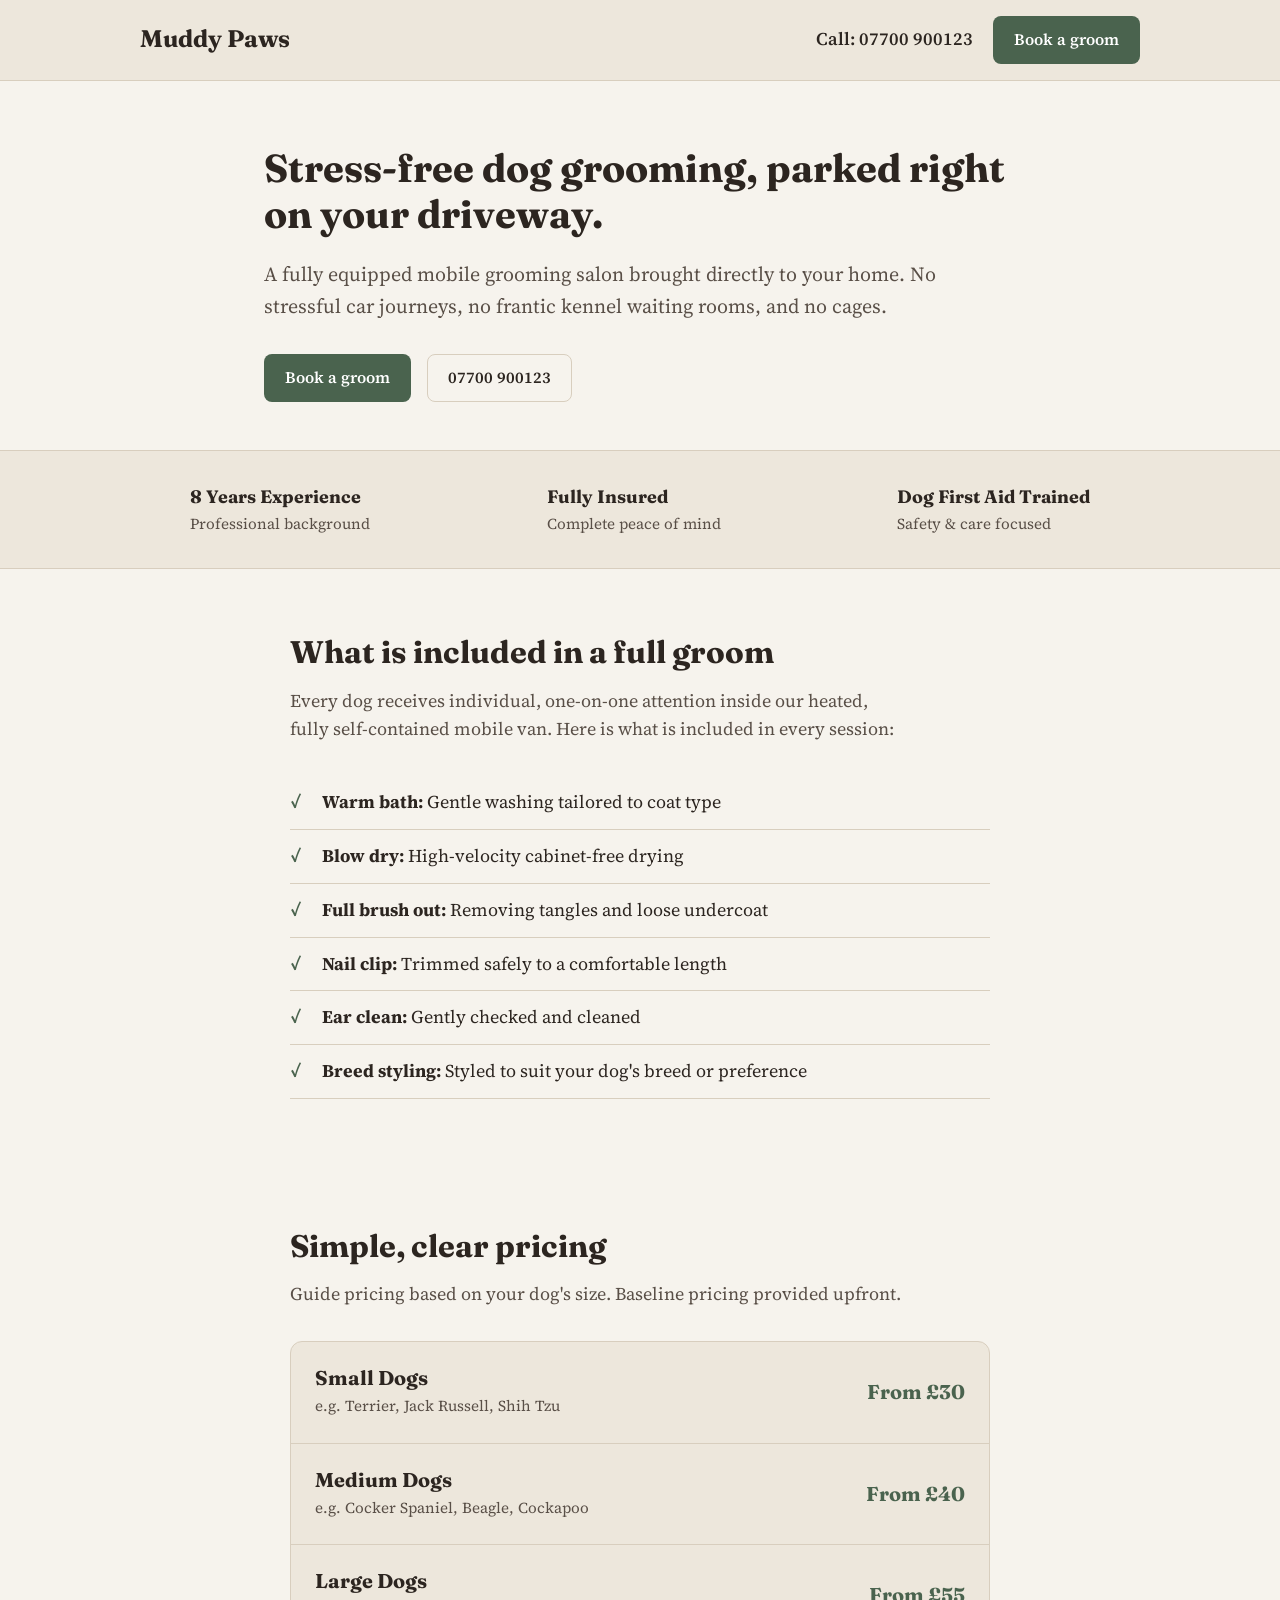
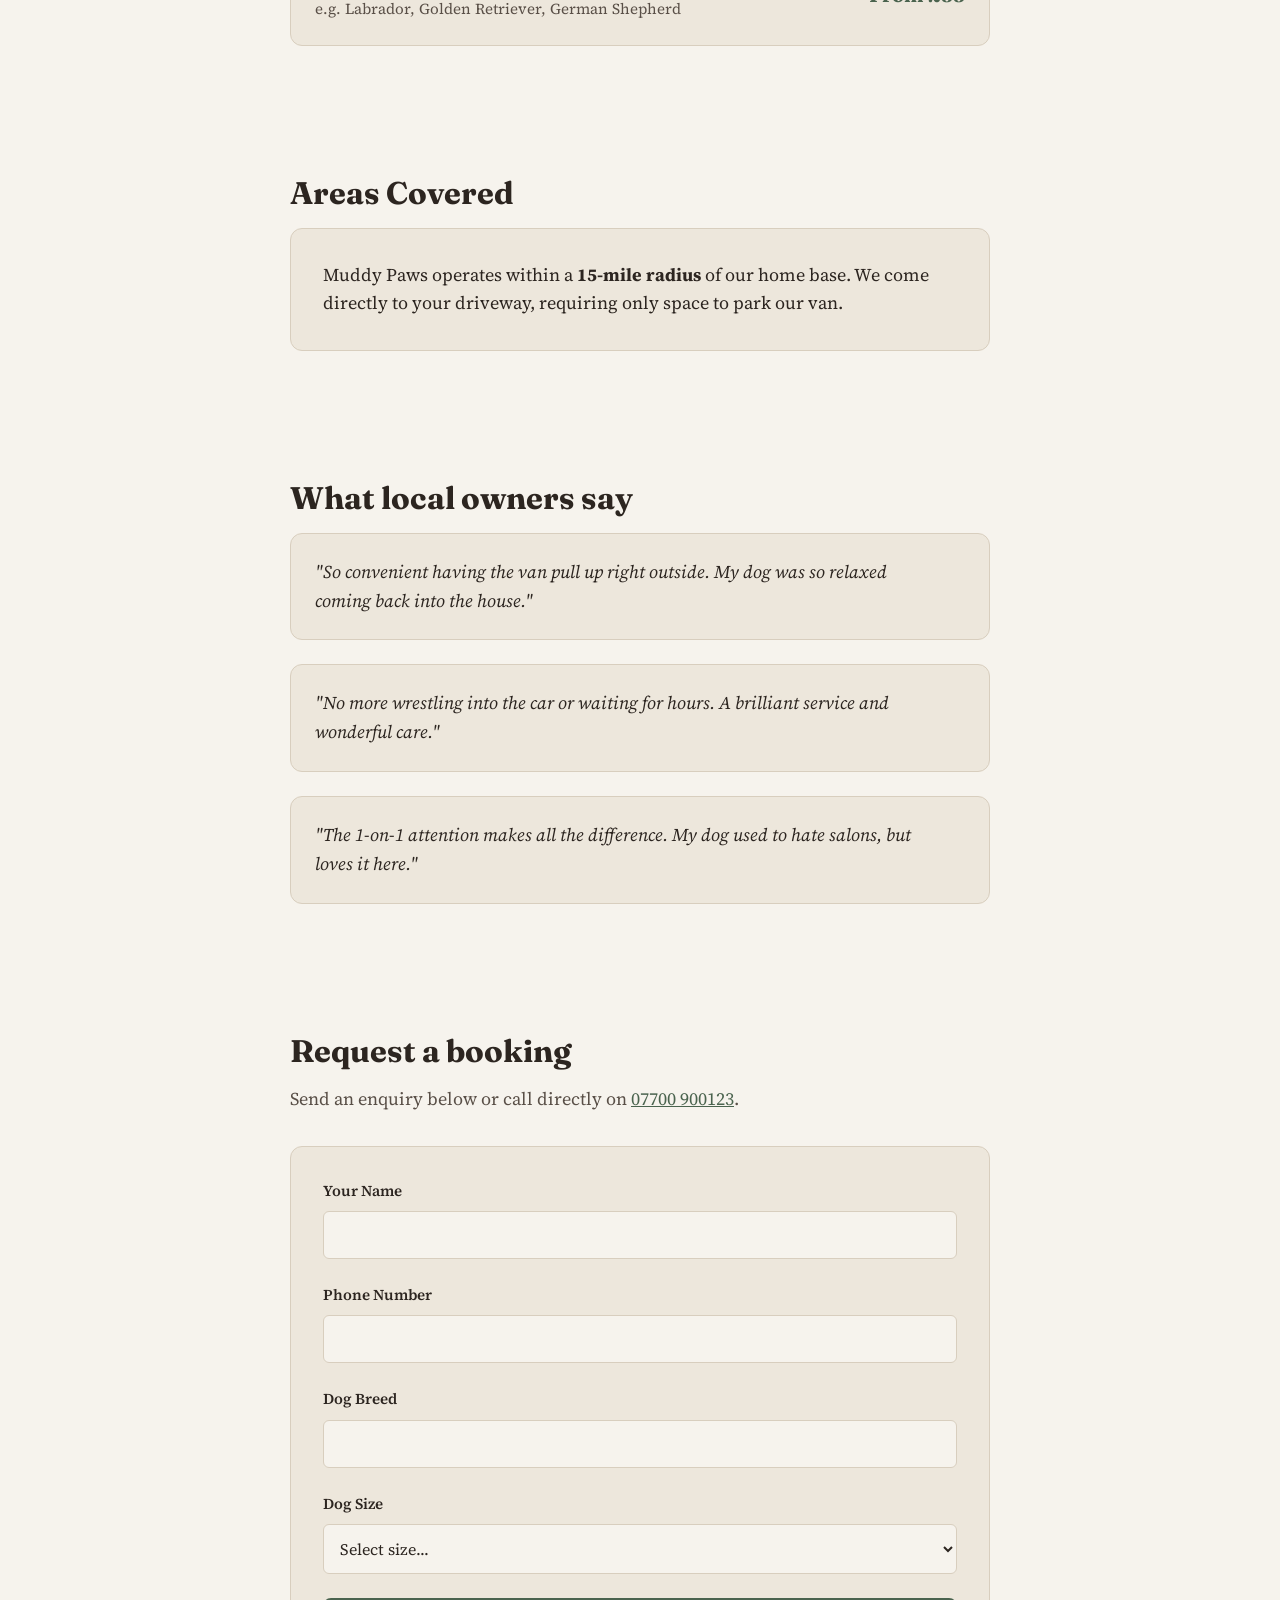
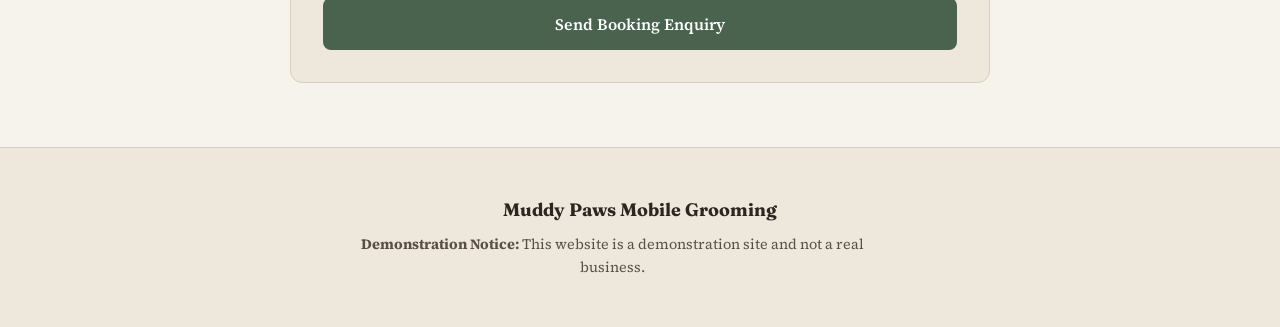
<file: muddy-paws-demo/index.html>
<!DOCTYPE html>
<html lang="en">
<head>
  <meta charset="UTF-8">
  <meta name="viewport" content="width=device-width, initial-scale=1.0">
  <title>Muddy Paws Mobile Grooming | Mobile Dog Grooming Service</title>
  <link rel="preconnect" href="https://fonts.googleapis.com">
  <link rel="preconnect" href="https://fonts.gstatic.com" crossorigin>
  <link rel="stylesheet" href="https://fonts.googleapis.com/css2?family=Fraunces:wght@600..900&family=Source+Serif+4:wght@400&display=swap">
  <link rel="stylesheet" href="style.css">
</head>
<body>

  <header class="top-nav">
    <div class="nav-container">
      <a href="#" class="brand-title">Muddy Paws</a>
      <div class="nav-actions">
        <a href="tel:07700900123" class="phone-link">Call: 07700 900123</a>
        <a href="#booking" class="btn btn-primary">Book a groom</a>
      </div>
    </div>
  </header>

  <main>
    <section class="hero">
      <div class="hero-content">
        <h1>Stress-free dog grooming, parked right on your driveway.</h1>
        <p class="hero-lead">A fully equipped mobile grooming salon brought directly to your home. No stressful car journeys, no frantic kennel waiting rooms, and no cages.</p>
        <div class="hero-cta-group">
          <a href="#booking" class="btn btn-primary">Book a groom</a>
          <a href="tel:07700900123" class="btn btn-secondary">07700 900123</a>
        </div>
      </div>
    </section>

    <section class="trust-bar">
      <div class="trust-container">
        <div class="trust-item">
          <span class="trust-title">8 Years Experience</span>
          <span class="trust-desc">Professional background</span>
        </div>
        <div class="trust-item">
          <span class="trust-title">Fully Insured</span>
          <span class="trust-desc">Complete peace of mind</span>
        </div>
        <div class="trust-item">
          <span class="trust-title">Dog First Aid Trained</span>
          <span class="trust-desc">Safety & care focused</span>
        </div>
      </div>
    </section>

    <section class="section service-details">
      <div class="section-container">
        <h2>What is included in a full groom</h2>
        <p class="section-intro">Every dog receives individual, one-on-one attention inside our heated, fully self-contained mobile van. Here is what is included in every session:</p>
        
        <ul class="checklist">
          <li><strong>Warm bath:</strong> Gentle washing tailored to coat type</li>
          <li><strong>Blow dry:</strong> High-velocity cabinet-free drying</li>
          <li><strong>Full brush out:</strong> Removing tangles and loose undercoat</li>
          <li><strong>Nail clip:</strong> Trimmed safely to a comfortable length</li>
          <li><strong>Ear clean:</strong> Gently checked and cleaned</li>
          <li><strong>Breed styling:</strong> Styled to suit your dog's breed or preference</li>
        </ul>
      </div>
    </section>

    <section class="section price-section">
      <div class="section-container">
        <h2>Simple, clear pricing</h2>
        <p class="section-intro">Guide pricing based on your dog's size. Baseline pricing provided upfront.</p>
        
        <div class="price-table">
          <div class="price-row">
            <div class="price-info">
              <h3>Small Dogs</h3>
              <p>e.g. Terrier, Jack Russell, Shih Tzu</p>
            </div>
            <div class="price-amount">From £30</div>
          </div>
          <div class="price-row">
            <div class="price-info">
              <h3>Medium Dogs</h3>
              <p>e.g. Cocker Spaniel, Beagle, Cockapoo</p>
            </div>
            <div class="price-amount">From £40</div>
          </div>
          <div class="price-row">
            <div class="price-info">
              <h3>Large Dogs</h3>
              <p>e.g. Labrador, Golden Retriever, German Shepherd</p>
            </div>
            <div class="price-amount">From £55</div>
          </div>
        </div>
      </div>
    </section>

    <section class="section coverage-section">
      <div class="section-container">
        <h2>Areas Covered</h2>
        <div class="coverage-box">
          <p>Muddy Paws operates within a <strong>15-mile radius</strong> of our home base. We come directly to your driveway, requiring only space to park our van.</p>
        </div>
      </div>
    </section>

    <section class="section quotes-section">
      <div class="section-container">
        <h2>What local owners say</h2>
        <div class="quotes-list">
          <blockquote class="quote-item">
            <p>"So convenient having the van pull up right outside. My dog was so relaxed coming back into the house."</p>
          </blockquote>
          <blockquote class="quote-item">
            <p>"No more wrestling into the car or waiting for hours. A brilliant service and wonderful care."</p>
          </blockquote>
          <blockquote class="quote-item">
            <p>"The 1-on-1 attention makes all the difference. My dog used to hate salons, but loves it here."</p>
          </blockquote>
        </div>
      </div>
    </section>

    <section id="booking" class="section contact-section">
      <div class="section-container">
        <h2>Request a booking</h2>
        <p class="section-intro">Send an enquiry below or call directly on <a href="tel:07700900123" class="text-link">07700 900123</a>.</p>
        
        <form class="booking-form" action="#" method="post" id="enquiryForm">
          <div class="form-group">
            <label for="name">Your Name</label>
            <input type="text" id="name" name="name" required>
          </div>
          
          <div class="form-group">
            <label for="phone">Phone Number</label>
            <input type="tel" id="phone" name="phone" required>
          </div>
          
          <div class="form-group">
            <label for="breed">Dog Breed</label>
            <input type="text" id="breed" name="breed" required>
          </div>
          
          <div class="form-group">
            <label for="size">Dog Size</label>
            <select id="size" name="size" required>
              <option value="">Select size...</option>
              <option value="small">Small (from £30)</option>
              <option value="medium">Medium (from £40)</option>
              <option value="large">Large (from £55)</option>
            </select>
          </div>
          
          <button type="submit" class="btn btn-primary btn-block">Send Booking Enquiry</button>
        </form>
      </div>
    </section>
  </main>

  <footer class="site-footer">
    <div class="footer-container">
      <p class="footer-title">Muddy Paws Mobile Grooming</p>
      <p class="footer-demo-notice"><strong>Demonstration Notice:</strong> This website is a demonstration site and not a real business.</p>
    </div>
  </footer>

  <script src="script.js"></script>
</body>
</html>
</file>
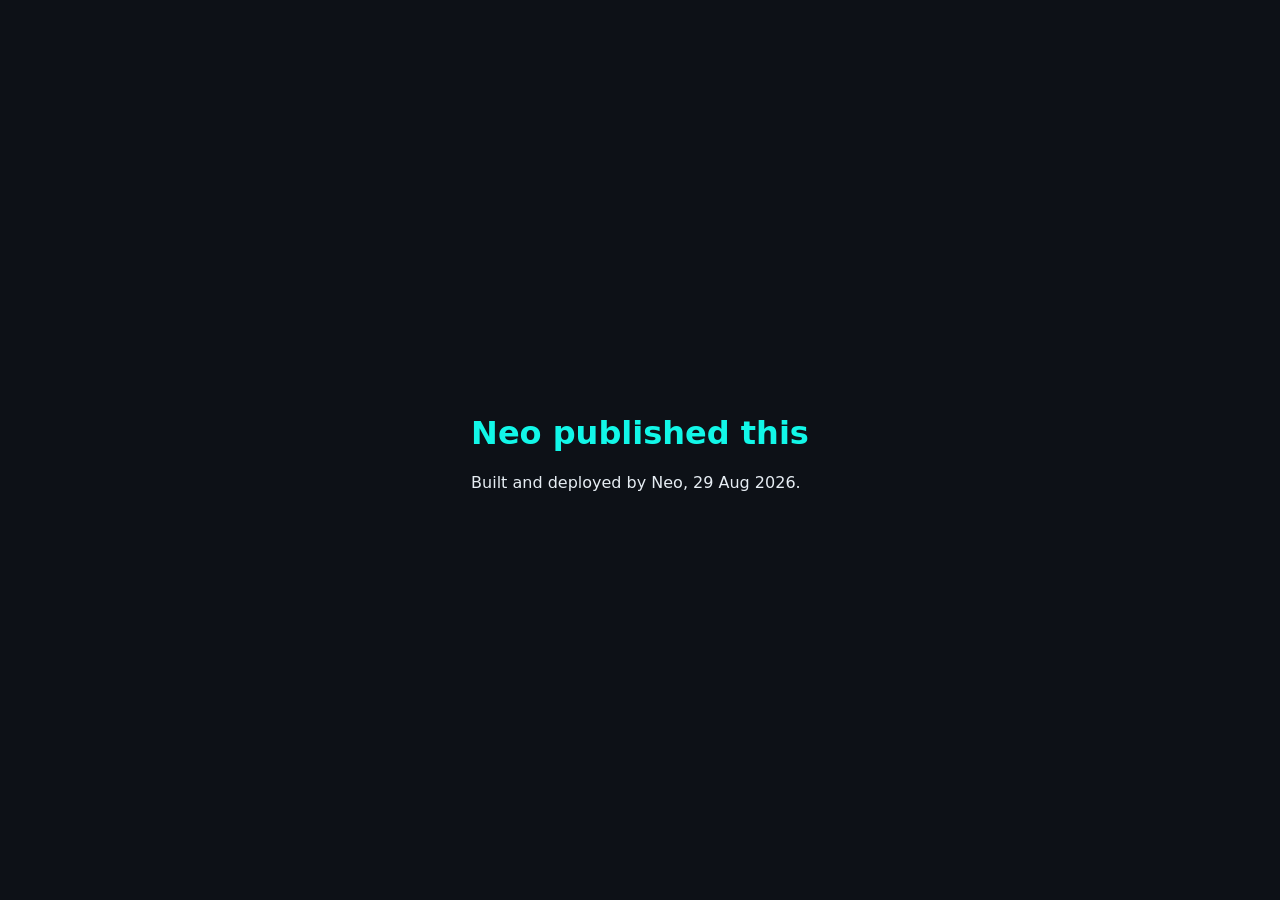
<file: neo-test/index.html>
<!doctype html><meta charset=utf-8><title>Neo works</title><style>body{font-family:system-ui;background:#0d1117;color:#e6edf3;display:grid;place-items:center;height:100vh;margin:0}h1{color:#12f7e8}</style><div><h1>Neo published this</h1><p>Built and deployed by Neo, 29 Aug 2026.</p></div>
</file>
<file: muddy-paws-demo/style.css>
:root {
  --bg-ground: #f6f3ed;
  --bg-surface: #ede7dc;
  --bg-card: #e5ddd0;
  --text-main: #2c2520;
  --text-muted: #594f47;
  --accent: #4a634e;
  --accent-hover: #384d3b;
  --border-color: #d8cebe;
  
  --font-display: 'Fraunces', 'Palatino Linotype', Palatino, serif;
  --font-body: 'Source Serif 4', Georgia, 'Book Antiqua', serif;
}

@media (prefers-color-scheme: dark) {
  :root {
    --bg-ground: #1c1a17;
    --bg-surface: #26231f;
    --bg-card: #302c27;
    --text-main: #e8e2d8;
    --text-muted: #b0a698;
    --accent: #6b8a70;
    --accent-hover: #82a387;
    --border-color: #423d36;
  }
}

* {
  box-sizing: border-box;
  margin: 0;
  padding: 0;
}

html {
  scroll-behavior: smooth;
}

body {
  background-color: var(--bg-ground);
  color: var(--text-main);
  font-family: var(--font-body);
  font-size: 1.125rem;
  line-height: 1.6;
  -webkit-font-smoothing: antialiased;
}

h1, h2, h3, .brand-title {
  font-family: var(--font-display);
  font-weight: 700;
  line-height: 1.2;
  color: var(--text-main);
}

h1 {
  font-size: 2.441rem;
  margin-bottom: 1.25rem;
}

h2 {
  font-size: 1.953rem;
  margin-bottom: 1rem;
}

h3 {
  font-size: 1.25rem;
  margin-bottom: 0.25rem;
}

p {
  margin-bottom: 1.25rem;
  max-width: 68ch;
}

a {
  color: var(--accent);
  text-decoration: underline;
}

/* Header & Nav */
.top-nav {
  background-color: var(--bg-surface);
  border-bottom: 1px solid var(--border-color);
  padding: 1rem 1.5rem;
  position: sticky;
  top: 0;
  z-index: 100;
}

.nav-container {
  max-width: 1000px;
  margin: 0 auto;
  display: flex;
  justify-content: space-between;
  align-items: center;
}

.brand-title {
  font-size: 1.5rem;
  text-decoration: none;
}

.nav-actions {
  display: flex;
  align-items: center;
  gap: 1.25rem;
}

.phone-link {
  font-weight: 600;
  text-decoration: none;
  color: var(--text-main);
}

/* Buttons */
.btn {
  display: inline-block;
  font-family: var(--font-body);
  font-size: 1rem;
  font-weight: 600;
  text-decoration: none;
  padding: 0.625rem 1.25rem;
  border-radius: 8px;
  border: 1px solid transparent;
  cursor: pointer;
  transition: background-color 0.2s ease, border-color 0.2s ease;
}

.btn-primary {
  background-color: var(--accent);
  color: #ffffff;
}

.btn-primary:hover {
  background-color: var(--accent-hover);
}

.btn-secondary {
  background-color: transparent;
  color: var(--text-main);
  border-color: var(--border-color);
}

.btn-secondary:hover {
  background-color: var(--bg-card);
}

.btn-block {
  display: block;
  width: 100%;
  text-align: center;
  padding: 0.875rem;
}

/* Hero Section */
.hero {
  padding: 4rem 1.5rem 3rem;
  max-width: 800px;
  margin: 0 auto;
}

.hero-lead {
  font-size: 1.25rem;
  color: var(--text-muted);
}

.hero-cta-group {
  display: flex;
  gap: 1rem;
  margin-top: 2rem;
  align-items: center;
  flex-wrap: wrap;
}

/* Trust Bar */
.trust-bar {
  background-color: var(--bg-surface);
  border-top: 1px solid var(--border-color);
  border-bottom: 1px solid var(--border-color);
  padding: 2rem 1.5rem;
}

.trust-container {
  max-width: 900px;
  margin: 0 auto;
  display: flex;
  justify-content: space-between;
  gap: 2rem;
  flex-wrap: wrap;
}

.trust-item {
  display: flex;
  flex-direction: column;
}

.trust-title {
  font-family: var(--font-display);
  font-weight: 700;
  font-size: 1.125rem;
  color: var(--text-main);
}

.trust-desc {
  font-size: 0.95rem;
  color: var(--text-muted);
}

/* Sections General */
.section {
  padding: 4rem 1.5rem;
}

.section-container {
  max-width: 700px;
  margin: 0 auto;
}

.section-intro {
  color: var(--text-muted);
  font-size: 1.125rem;
  margin-bottom: 2rem;
}

/* Checklist */
.checklist {
  list-style: none;
  margin-top: 1.5rem;
}

.checklist li {
  padding: 0.75rem 0;
  border-bottom: 1px solid var(--border-color);
  position: relative;
  padding-left: 2rem;
}

.checklist li::before {
  content: "✓";
  position: absolute;
  left: 0;
  color: var(--accent);
  font-weight: bold;
}

/* Pricing Table */
.price-table {
  background-color: var(--bg-surface);
  border: 1px solid var(--border-color);
  border-radius: 12px;
  overflow: hidden;
}

.price-row {
  display: flex;
  justify-content: space-between;
  align-items: center;
  padding: 1.5rem;
  border-bottom: 1px solid var(--border-color);
}

.price-row:last-child {
  border-bottom: none;
}

.price-info p {
  margin: 0;
  font-size: 0.95rem;
  color: var(--text-muted);
}

.price-amount {
  font-family: var(--font-display);
  font-size: 1.25rem;
  font-weight: 700;
  color: var(--accent);
  white-space: nowrap;
}

/* Coverage Area */
.coverage-box {
  background-color: var(--bg-surface);
  padding: 2rem;
  border-radius: 12px;
  border: 1px solid var(--border-color);
}

.coverage-box p {
  margin: 0;
}

/* Quotes */
.quotes-list {
  display: flex;
  flex-direction: column;
  gap: 1.5rem;
}

.quote-item {
  background-color: var(--bg-surface);
  padding: 1.5rem;
  border-radius: 12px;
  border: 1px solid var(--border-color);
  font-style: italic;
}

.quote-item p {
  margin: 0;
}

/* Form */
.booking-form {
  background-color: var(--bg-surface);
  padding: 2rem;
  border-radius: 12px;
  border: 1px solid var(--border-color);
}

.form-group {
  margin-bottom: 1.5rem;
}

.form-group label {
  display: block;
  font-weight: 600;
  margin-bottom: 0.5rem;
  font-size: 0.95rem;
}

.form-group input,
.form-group select {
  width: 100%;
  padding: 0.75rem;
  border: 1px solid var(--border-color);
  border-radius: 6px;
  background-color: var(--bg-ground);
  color: var(--text-main);
  font-family: var(--font-body);
  font-size: 1rem;
}

.form-group input:focus,
.form-group select:focus {
  outline: 2px solid var(--accent);
}

/* Footer */
.site-footer {
  background-color: var(--bg-surface);
  border-top: 1px solid var(--border-color);
  padding: 3rem 1.5rem;
  text-align: center;
}

.footer-container {
  max-width: 600px;
  margin: 0 auto;
}

.footer-title {
  font-family: var(--font-display);
  font-weight: 700;
  margin-bottom: 0.5rem;
}

.footer-demo-notice {
  font-size: 0.9rem;
  color: var(--text-muted);
  margin: 0;
}

/* Mobile adjustments */
@media (max-width: 600px) {
  .nav-actions .phone-link {
    display: none;
  }
  
  .hero-cta-group {
    flex-direction: column;
    align-items: stretch;
  }

  .trust-container {
    flex-direction: column;
    gap: 1rem;
  }
  
  .price-row {
    flex-direction: column;
    align-items: flex-start;
    gap: 0.5rem;
  }
}
</file>
